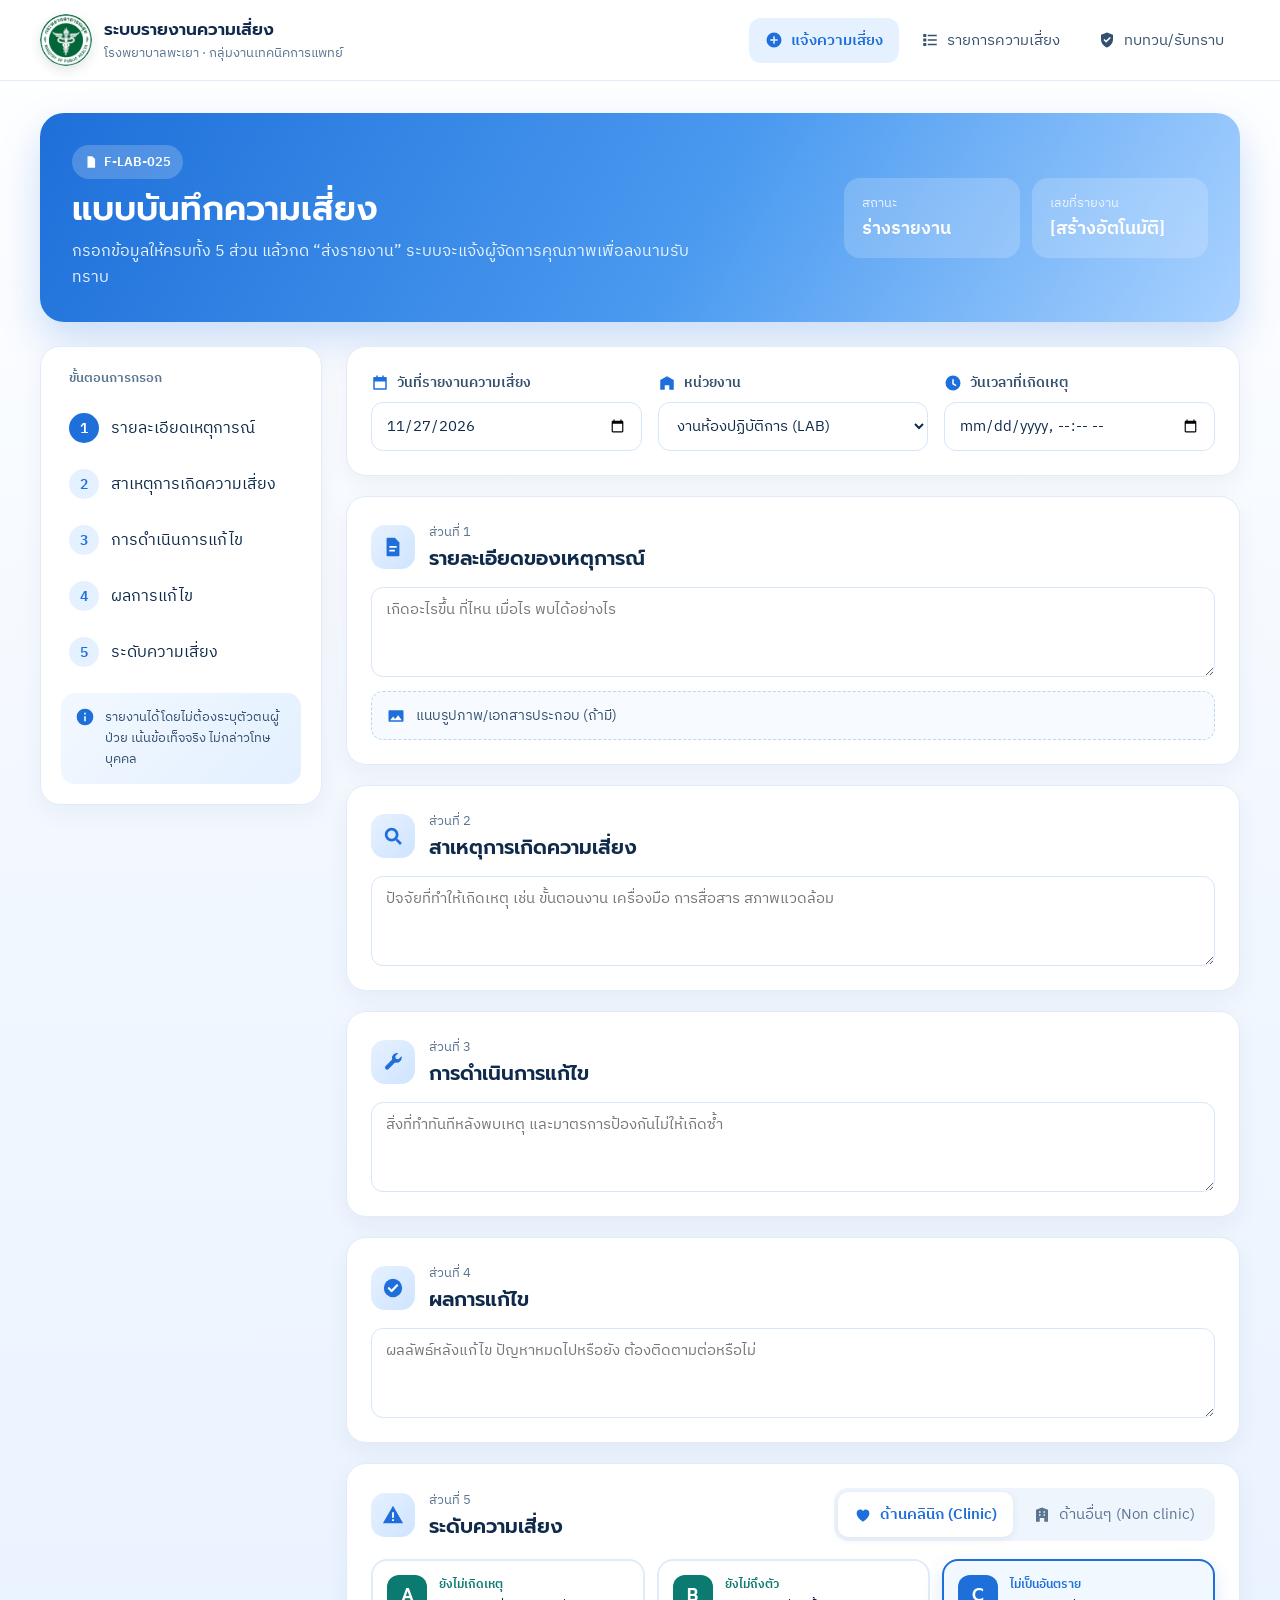
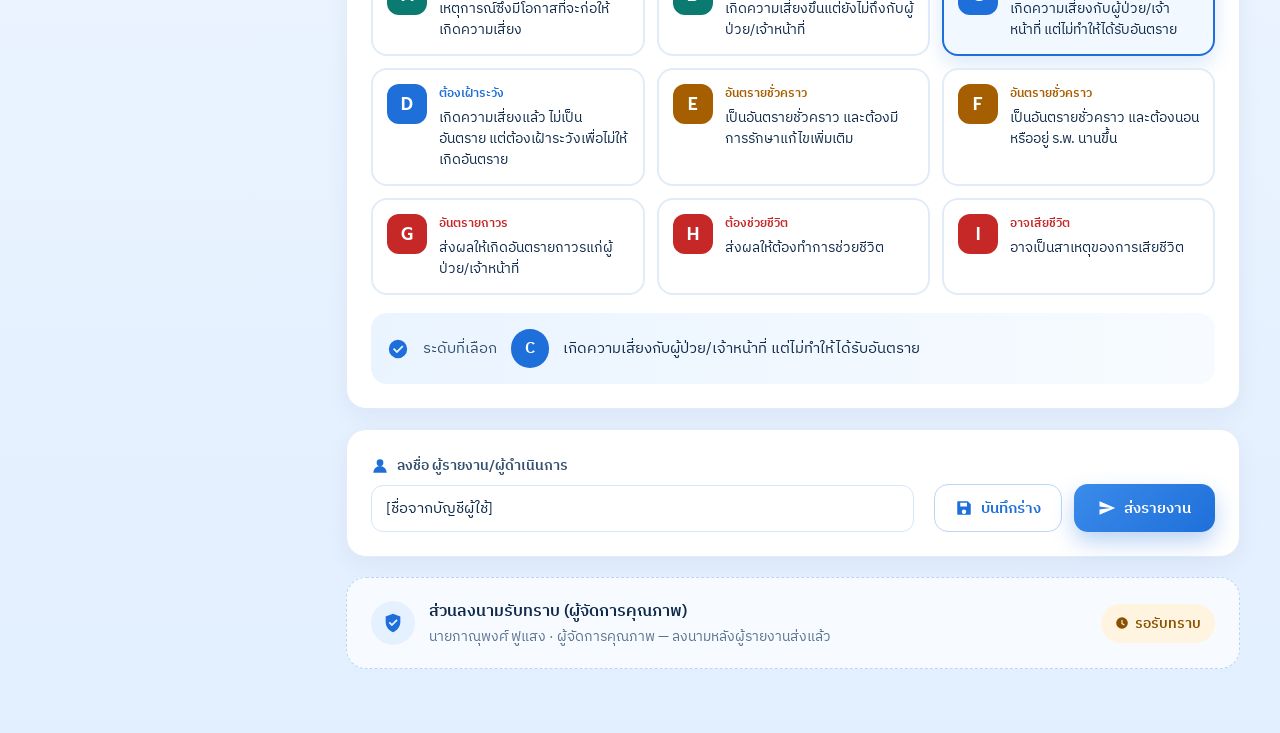
<file: index.html>
<!doctype html>
<html lang="th">
<head>
<meta charset="utf-8">
<meta name="viewport" content="width=device-width, initial-scale=1">
<title>แบบบันทึกความเสี่ยง · ระบบรายงานความเสี่ยง</title>
<link rel="preconnect" href="https://fonts.googleapis.com">
<link rel="preconnect" href="https://fonts.gstatic.com" crossorigin>
<link rel="stylesheet" href="https://fonts.googleapis.com/css2?family=IBM+Plex+Sans+Thai:wght@400;500;600;700&amp;family=Prompt:wght@500;600;700&amp;display=swap">
<link rel="icon" type="image/png" href="assets/favicon.png">
<link rel="stylesheet" href="assets/style.css">
</head>
<body>
<div style="min-height: 100vh; background: linear-gradient(180deg, #FFFFFF 0%, #F1F7FF 40%, #E2EFFF 100%); font-family: 'IBM Plex Sans Thai', sans-serif; color: #0F2A4A">

<header style="background: rgba(255,255,255,0.85); border-bottom: 1px solid #E1ECF8; backdrop-filter: blur(8px)">
<div style="max-width: 1200px; margin: 0 auto; padding: 14px 24px; display: flex; flex-wrap: wrap; align-items: center; justify-content: space-between; gap: 12px">
<div style="display: flex; align-items: center; gap: 12px">
<img src="assets/logo.png" alt="ตราโรงพยาบาลพะเยา กระทรวงสาธารณสุข" width="52" height="52" style="width: 52px; height: 52px; border-radius: 50%; background: #FFFFFF; box-shadow: 0 4px 12px rgba(15,42,74,0.12)">
<div>
<div style="font-family: Prompt, sans-serif; font-weight: 600; font-size: 17px">ระบบรายงานความเสี่ยง</div>
<div style="font-size: 13px; color: #5B7491">โรงพยาบาลพะเยา · กลุ่มงานเทคนิคการแพทย์</div>
</div>
</div>
<nav style="display: flex; flex-wrap: wrap; gap: 6px">
<a href="index.html" style="display: flex; align-items: center; gap: 8px; padding: 10px 16px; border-radius: 12px; background: #E6F1FF; color: #1E6FD9; font-weight: 600; font-size: 15px">
<svg width="18" height="18" viewBox="0 0 24 24" aria-hidden="true"><path fill="currentColor" d="M12 2a10 10 0 1 0 0 20 10 10 0 0 0 0-20zm1 5v4h4v2h-4v4h-2v-4H7v-2h4V7h2z"></path></svg>แจ้งความเสี่ยง</a>
<a href="list.html" style="display: flex; align-items: center; gap: 8px; padding: 10px 16px; border-radius: 12px; color: #33506F; font-size: 15px">
<svg width="18" height="18" viewBox="0 0 24 24" aria-hidden="true"><path fill="currentColor" d="M3 4h4v4H3zm6 1h12v2H9zM3 10h4v4H3zm6 1h12v2H9zm-6 5h4v4H3zm6 1h12v2H9z"></path></svg>รายการความเสี่ยง</a>
<a href="review.html" style="display: flex; align-items: center; gap: 8px; padding: 10px 16px; border-radius: 12px; color: #33506F; font-size: 15px">
<svg width="18" height="18" viewBox="0 0 24 24" aria-hidden="true"><path fill="currentColor" d="M12 2 4 5v6c0 5 3.4 9.4 8 11 4.6-1.6 8-6 8-11V5l-8-3zm-1.2 13.6-3.5-3.5 1.4-1.4 2.1 2.1 4.9-4.9 1.4 1.4-6.3 6.3z"></path></svg>ทบทวน/รับทราบ</a>
</nav>
</div>
</header>

<main style="max-width: 1200px; margin: 0 auto; padding: 32px 24px 64px; display: flex; flex-direction: column; gap: 24px">

<section style="border-radius: 24px; padding: 32px; background: linear-gradient(120deg, #1E6FD9 0%, #4A9AF0 55%, #A9D2FF 100%); color: #FFFFFF; display: flex; flex-wrap: wrap; align-items: center; justify-content: space-between; gap: 20px; box-shadow: 0 18px 40px rgba(30,111,217,0.22)">
<div style="display: flex; flex-direction: column; gap: 8px; max-width: 640px">
<div style="display: inline-flex; align-self: flex-start; align-items: center; gap: 6px; padding: 6px 12px; border-radius: 999px; background: rgba(255,255,255,0.2); font-size: 13px; font-weight: 600">
<svg width="14" height="14" viewBox="0 0 24 24" aria-hidden="true"><path fill="currentColor" d="M6 2h8l5 5v15H6z"></path></svg>F-LAB-025</div>
<h1 style="margin: 0; font-family: Prompt, sans-serif; font-size: 34px; font-weight: 600; line-height: 1.3">แบบบันทึกความเสี่ยง</h1>
<p style="margin: 0; font-size: 16px; line-height: 1.6; color: #EAF4FF">กรอกข้อมูลให้ครบทั้ง 5 ส่วน แล้วกด “ส่งรายงาน” ระบบจะแจ้งผู้จัดการคุณภาพเพื่อลงนามรับทราบ</p>
</div>
<div style="display: flex; gap: 12px; flex-wrap: wrap">
<div style="background: rgba(255,255,255,0.18); border-radius: 16px; padding: 14px 18px; min-width: 140px">
<div style="font-size: 13px; color: #EAF4FF">สถานะ</div>
<div style="font-size: 18px; font-weight: 600">ร่างรายงาน</div>
</div>
<div style="background: rgba(255,255,255,0.18); border-radius: 16px; padding: 14px 18px; min-width: 140px">
<div style="font-size: 13px; color: #EAF4FF">เลขที่รายงาน</div>
<div style="font-size: 18px; font-weight: 600">[สร้างอัตโนมัติ]</div>
</div>
</div>
</section>

<div style="display: flex; flex-wrap: wrap; gap: 24px; align-items: flex-start">

<aside style="flex: 1 1 240px; max-width: 300px; background: #FFFFFF; border: 1px solid #E1ECF8; border-radius: 20px; padding: 20px; display: flex; flex-direction: column; gap: 6px; box-shadow: 0 8px 24px rgba(15,42,74,0.05)">
<div style="font-size: 13px; font-weight: 600; color: #5B7491; padding: 0 8px 8px">ขั้นตอนการกรอก</div>
<a href="#s1" style="display: flex; align-items: center; gap: 12px; padding: 10px 8px; border-radius: 12px; color: #0F2A4A"><span style="width: 30px; height: 30px; border-radius: 50%; background: #1E6FD9; color: #FFFFFF; display: flex; align-items: center; justify-content: center; font-weight: 600; font-size: 14px">1</span>รายละเอียดเหตุการณ์</a>
<a href="#s2" style="display: flex; align-items: center; gap: 12px; padding: 10px 8px; border-radius: 12px; color: #0F2A4A"><span style="width: 30px; height: 30px; border-radius: 50%; background: #E6F1FF; color: #1E6FD9; display: flex; align-items: center; justify-content: center; font-weight: 600; font-size: 14px">2</span>สาเหตุการเกิดความเสี่ยง</a>
<a href="#s3" style="display: flex; align-items: center; gap: 12px; padding: 10px 8px; border-radius: 12px; color: #0F2A4A"><span style="width: 30px; height: 30px; border-radius: 50%; background: #E6F1FF; color: #1E6FD9; display: flex; align-items: center; justify-content: center; font-weight: 600; font-size: 14px">3</span>การดำเนินการแก้ไข</a>
<a href="#s4" style="display: flex; align-items: center; gap: 12px; padding: 10px 8px; border-radius: 12px; color: #0F2A4A"><span style="width: 30px; height: 30px; border-radius: 50%; background: #E6F1FF; color: #1E6FD9; display: flex; align-items: center; justify-content: center; font-weight: 600; font-size: 14px">4</span>ผลการแก้ไข</a>
<a href="#s5" style="display: flex; align-items: center; gap: 12px; padding: 10px 8px; border-radius: 12px; color: #0F2A4A"><span style="width: 30px; height: 30px; border-radius: 50%; background: #E6F1FF; color: #1E6FD9; display: flex; align-items: center; justify-content: center; font-weight: 600; font-size: 14px">5</span>ระดับความเสี่ยง</a>
<div style="margin-top: 10px; padding: 14px; border-radius: 14px; background: linear-gradient(135deg, #F2F8FF, #E3F0FF); font-size: 13px; line-height: 1.6; color: #33506F; display: flex; gap: 10px">
<svg width="20" height="20" viewBox="0 0 24 24" aria-hidden="true" style="flex: none; color: #1E6FD9"><path fill="currentColor" d="M12 2a10 10 0 1 0 0 20 10 10 0 0 0 0-20zm1 15h-2v-6h2v6zm0-8h-2V7h2v2z"></path></svg>
<span>รายงานได้โดยไม่ต้องระบุตัวตนผู้ป่วย เน้นข้อเท็จจริง ไม่กล่าวโทษบุคคล</span>
</div>
</aside>

<form style="flex: 999 1 560px; min-width: 0; display: flex; flex-direction: column; gap: 20px">

<section style="background: #FFFFFF; border: 1px solid #E1ECF8; border-radius: 20px; padding: 24px; box-shadow: 0 8px 24px rgba(15,42,74,0.05); display: grid; grid-template-columns: repeat(auto-fit, minmax(220px, 1fr)); gap: 16px">
<label style="display: flex; flex-direction: column; gap: 8px"><span class="lbl" style="display: flex; align-items: center; gap: 8px"><svg width="18" height="18" viewBox="0 0 24 24" aria-hidden="true" style="color: #1E6FD9"><path fill="currentColor" fill-rule="evenodd" d="M7 2h2v2h6V2h2v2h3a1 1 0 0 1 1 1v15a1 1 0 0 1-1 1H4a1 1 0 0 1-1-1V5a1 1 0 0 1 1-1h3V2zm12 8H5v9h14v-9z"></path></svg>วันที่รายงานความเสี่ยง</span><input class="fld" type="date" value="2026-11-27"></label>
<label style="display: flex; flex-direction: column; gap: 8px"><span class="lbl" style="display: flex; align-items: center; gap: 8px"><svg width="18" height="18" viewBox="0 0 24 24" aria-hidden="true" style="color: #1E6FD9"><path fill="currentColor" d="M3 21V8l9-5 9 5v13h-6v-6H9v6H3z"></path></svg>หน่วยงาน</span><select class="fld"><option>งานห้องปฏิบัติการ (LAB)</option><option>[หน่วยงานอื่น]</option></select></label>
<label style="display: flex; flex-direction: column; gap: 8px"><span class="lbl" style="display: flex; align-items: center; gap: 8px"><svg width="18" height="18" viewBox="0 0 24 24" aria-hidden="true" style="color: #1E6FD9"><path fill="currentColor" d="M12 2a10 10 0 1 0 0 20 10 10 0 0 0 0-20zm1 5v5.4l3.6 2.1-1 1.7L11 13.5V7h2z"></path></svg>วันเวลาที่เกิดเหตุ</span><input class="fld" type="datetime-local"></label>
</section>

<section id="s1" style="background: #FFFFFF; border: 1px solid #E1ECF8; border-radius: 20px; padding: 24px; box-shadow: 0 8px 24px rgba(15,42,74,0.05); display: flex; flex-direction: column; gap: 14px">
<div style="display: flex; align-items: center; gap: 14px">
<div style="width: 44px; height: 44px; border-radius: 14px; background: linear-gradient(135deg, #E6F1FF, #CFE4FF); color: #1E6FD9; display: flex; align-items: center; justify-content: center"><svg width="22" height="22" viewBox="0 0 24 24" aria-hidden="true"><path fill="currentColor" d="M6 2h8l5 5v14a1 1 0 0 1-1 1H6a1 1 0 0 1-1-1V3a1 1 0 0 1 1-1z"></path><path fill="#FFFFFF" d="M8 11h8v1.8H8zm0 4h6v1.8H8z"></path></svg></div>
<div><div style="font-size: 13px; color: #5B7491">ส่วนที่ 1</div><h2 style="margin: 0; font-family: Prompt, sans-serif; font-size: 20px; font-weight: 600">รายละเอียดของเหตุการณ์</h2></div>
</div>
<textarea class="fld" aria-label="รายละเอียดของเหตุการณ์" placeholder="เกิดอะไรขึ้น ที่ไหน เมื่อไร พบได้อย่างไร"></textarea>
<div style="display: flex; align-items: center; gap: 10px; padding: 12px 14px; border: 1.5px dashed #BBD6F5; border-radius: 12px; color: #33506F; font-size: 14px; background: #F7FBFF">
<svg width="20" height="20" viewBox="0 0 24 24" aria-hidden="true" style="color: #1E6FD9"><path fill="currentColor" d="M4 5h16a1 1 0 0 1 1 1v12a1 1 0 0 1-1 1H4a1 1 0 0 1-1-1V6a1 1 0 0 1 1-1zm1 12h14l-4.5-6-3.5 4.5-2.5-3L5 17z"></path></svg>แนบรูปภาพ/เอกสารประกอบ (ถ้ามี)</div>
</section>

<section id="s2" style="background: #FFFFFF; border: 1px solid #E1ECF8; border-radius: 20px; padding: 24px; box-shadow: 0 8px 24px rgba(15,42,74,0.05); display: flex; flex-direction: column; gap: 14px">
<div style="display: flex; align-items: center; gap: 14px">
<div style="width: 44px; height: 44px; border-radius: 14px; background: linear-gradient(135deg, #E6F1FF, #CFE4FF); color: #1E6FD9; display: flex; align-items: center; justify-content: center"><svg width="22" height="22" viewBox="0 0 24 24" aria-hidden="true"><circle cx="10.5" cy="10.5" r="6" fill="none" stroke="currentColor" stroke-width="3"></circle><path fill="currentColor" d="m14.6 16.7 2.1-2.1 5 5-2.1 2.1z"></path></svg></div>
<div><div style="font-size: 13px; color: #5B7491">ส่วนที่ 2</div><h2 style="margin: 0; font-family: Prompt, sans-serif; font-size: 20px; font-weight: 600">สาเหตุการเกิดความเสี่ยง</h2></div>
</div>
<textarea class="fld" aria-label="สาเหตุการเกิดความเสี่ยง" placeholder="ปัจจัยที่ทำให้เกิดเหตุ เช่น ขั้นตอนงาน เครื่องมือ การสื่อสาร สภาพแวดล้อม"></textarea>
</section>

<section id="s3" style="background: #FFFFFF; border: 1px solid #E1ECF8; border-radius: 20px; padding: 24px; box-shadow: 0 8px 24px rgba(15,42,74,0.05); display: flex; flex-direction: column; gap: 14px">
<div style="display: flex; align-items: center; gap: 14px">
<div style="width: 44px; height: 44px; border-radius: 14px; background: linear-gradient(135deg, #E6F1FF, #CFE4FF); color: #1E6FD9; display: flex; align-items: center; justify-content: center"><svg width="22" height="22" viewBox="0 0 24 24" aria-hidden="true"><path fill="currentColor" d="M21.6 7.2a5.6 5.6 0 0 1-7.4 5.3l-7.3 7.3a2.2 2.2 0 0 1-3.1-3.1l7.3-7.3a5.6 5.6 0 0 1 6.7-7.1l-3.3 3.3.6 2.8 2.8.6 3.3-3.3c.3.5.4 1 .4 1.5z"></path></svg></div>
<div><div style="font-size: 13px; color: #5B7491">ส่วนที่ 3</div><h2 style="margin: 0; font-family: Prompt, sans-serif; font-size: 20px; font-weight: 600">การดำเนินการแก้ไข</h2></div>
</div>
<textarea class="fld" aria-label="การดำเนินการแก้ไข" placeholder="สิ่งที่ทำทันทีหลังพบเหตุ และมาตรการป้องกันไม่ให้เกิดซ้ำ"></textarea>
</section>

<section id="s4" style="background: #FFFFFF; border: 1px solid #E1ECF8; border-radius: 20px; padding: 24px; box-shadow: 0 8px 24px rgba(15,42,74,0.05); display: flex; flex-direction: column; gap: 14px">
<div style="display: flex; align-items: center; gap: 14px">
<div style="width: 44px; height: 44px; border-radius: 14px; background: linear-gradient(135deg, #E6F1FF, #CFE4FF); color: #1E6FD9; display: flex; align-items: center; justify-content: center"><svg width="22" height="22" viewBox="0 0 24 24" aria-hidden="true"><circle cx="12" cy="12" r="10" fill="currentColor"></circle><path fill="none" stroke="#FFFFFF" stroke-width="2.4" stroke-linecap="round" stroke-linejoin="round" d="m7.5 12.3 3 3 6-6.2"></path></svg></div>
<div><div style="font-size: 13px; color: #5B7491">ส่วนที่ 4</div><h2 style="margin: 0; font-family: Prompt, sans-serif; font-size: 20px; font-weight: 600">ผลการแก้ไข</h2></div>
</div>
<textarea class="fld" aria-label="ผลการแก้ไข" placeholder="ผลลัพธ์หลังแก้ไข ปัญหาหมดไปหรือยัง ต้องติดตามต่อหรือไม่"></textarea>
</section>

<section id="s5" style="background: #FFFFFF; border: 1px solid #E1ECF8; border-radius: 20px; padding: 24px; box-shadow: 0 8px 24px rgba(15,42,74,0.05); display: flex; flex-direction: column; gap: 18px">
<div style="display: flex; flex-wrap: wrap; align-items: center; justify-content: space-between; gap: 14px">
<div style="display: flex; align-items: center; gap: 14px">
<div style="width: 44px; height: 44px; border-radius: 14px; background: linear-gradient(135deg, #E6F1FF, #CFE4FF); color: #1E6FD9; display: flex; align-items: center; justify-content: center"><svg width="22" height="22" viewBox="0 0 24 24" aria-hidden="true"><path fill="currentColor" d="M12 2 1 21h22L12 2z"></path><path fill="#FFFFFF" d="M11 9h2v6h-2zm0 7.5h2v2h-2z"></path></svg></div>
<div><div style="font-size: 13px; color: #5B7491">ส่วนที่ 5</div><h2 style="margin: 0; font-family: Prompt, sans-serif; font-size: 20px; font-weight: 600">ระดับความเสี่ยง</h2></div>
</div>
<div style="display: flex; gap: 4px; padding: 4px; border-radius: 14px; background: #EEF5FD">
<button type="button" id="tabClinic" style="display: flex; align-items: center; gap: 8px; border: 0; cursor: pointer; font: inherit; font-size: 15px; padding: 10px 16px; border-radius: 10px"><svg width="18" height="18" viewBox="0 0 24 24" aria-hidden="true"><path fill="currentColor" d="M12 21s-8.5-5.2-8.5-11.2A4.8 4.8 0 0 1 12 6.6a4.8 4.8 0 0 1 8.5 3.2C20.5 15.8 12 21 12 21z"></path></svg>ด้านคลินิก (Clinic)</button>
<button type="button" id="tabNon" style="display: flex; align-items: center; gap: 8px; border: 0; cursor: pointer; font: inherit; font-size: 15px; padding: 10px 16px; border-radius: 10px"><svg width="18" height="18" viewBox="0 0 24 24" aria-hidden="true"><path fill="currentColor" d="M4 21V5l8-3 8 3v16h-5v-5H9v5H4zm4-12h2V7H8zm6 0h2V7h-2zm-6 4h2v-2H8zm6 0h2v-2h-2z"></path></svg>ด้านอื่นๆ (Non clinic)</button>
</div>
</div>

<div id="levels" style="display: grid; grid-template-columns: repeat(auto-fill, minmax(240px, 1fr)); gap: 12px"></div>

<div style="display: flex; flex-wrap: wrap; align-items: center; gap: 14px; padding: 16px; border-radius: 16px; background: linear-gradient(90deg, #EAF4FF, #F7FBFF)">
<svg width="22" height="22" viewBox="0 0 24 24" aria-hidden="true" style="color: #1E6FD9"><path fill="currentColor" d="M12 2a10 10 0 1 0 0 20 10 10 0 0 0 0-20zm-1.2 14.6-4.3-4.3 1.4-1.4 2.9 2.9 5.7-5.7 1.4 1.4-7.1 7.1z"></path></svg>
<span style="font-size: 15px; color: #33506F">ระดับที่เลือก</span>
<span style="padding: 6px 14px; border-radius: 999px; color: #FFFFFF; font-weight: 600" id="selCode"></span>
<span style="font-size: 15px; flex: 1 1 300px" id="selDesc"></span>
</div>
</section>

<section style="background: #FFFFFF; border: 1px solid #E1ECF8; border-radius: 20px; padding: 24px; box-shadow: 0 8px 24px rgba(15,42,74,0.05); display: flex; flex-wrap: wrap; gap: 20px; align-items: flex-end">
<label style="flex: 1 1 280px; display: flex; flex-direction: column; gap: 8px"><span class="lbl" style="display: flex; align-items: center; gap: 8px"><svg width="18" height="18" viewBox="0 0 24 24" aria-hidden="true" style="color: #1E6FD9"><circle cx="12" cy="7.5" r="4.5" fill="currentColor"></circle><path fill="currentColor" d="M3 21a9 9 0 0 1 18 0z"></path></svg>ลงชื่อ ผู้รายงาน/ผู้ดำเนินการ</span><input class="fld" type="text" value="[ชื่อจากบัญชีผู้ใช้]"></label>
<div style="display: flex; gap: 12px; flex-wrap: wrap">
<button type="button" style="display: flex; align-items: center; gap: 8px; min-height: 48px; padding: 0 20px; border-radius: 14px; border: 1.5px solid #BBD6F5; background: #FFFFFF; color: #1E6FD9; font: inherit; font-weight: 600; font-size: 15px; cursor: pointer"><svg width="18" height="18" viewBox="0 0 24 24" aria-hidden="true"><path fill="currentColor" d="M4 3h13l4 4v13a1 1 0 0 1-1 1H4a1 1 0 0 1-1-1V4a1 1 0 0 1 1-1zm3 2v5h9V5H7zm5 9a3 3 0 1 0 0 6 3 3 0 0 0 0-6z"></path></svg>บันทึกร่าง</button>
<a href="list.html" style="display: flex; align-items: center; gap: 8px; min-height: 48px; padding: 0 24px; border-radius: 14px; background: linear-gradient(135deg, #3B8BEB, #1E6FD9); color: #FFFFFF; font-weight: 600; font-size: 15px; box-shadow: 0 10px 22px rgba(30,111,217,0.3)"><svg width="18" height="18" viewBox="0 0 24 24" aria-hidden="true"><path fill="currentColor" d="M2 21 23 12 2 3v7l15 2-15 2z"></path></svg>ส่งรายงาน</a>
</div>
</section>

<section style="border-radius: 20px; padding: 20px 24px; background: rgba(255,255,255,0.7); border: 1.5px dashed #BBD6F5; display: flex; flex-wrap: wrap; align-items: center; justify-content: space-between; gap: 16px">
<div style="display: flex; align-items: center; gap: 14px">
<div style="width: 44px; height: 44px; border-radius: 50%; background: #E6F1FF; color: #1E6FD9; display: flex; align-items: center; justify-content: center"><svg width="22" height="22" viewBox="0 0 24 24" aria-hidden="true"><path fill="currentColor" d="M12 2 4 5v6c0 5 3.4 9.4 8 11 4.6-1.6 8-6 8-11V5l-8-3zm-1.2 13.6-3.5-3.5 1.4-1.4 2.1 2.1 4.9-4.9 1.4 1.4-6.3 6.3z"></path></svg></div>
<div><div style="font-weight: 600">ส่วนลงนามรับทราบ (ผู้จัดการคุณภาพ)</div><div style="font-size: 14px; color: #5B7491">นายภาณุพงศ์ ฟูแสง · ผู้จัดการคุณภาพ — ลงนามหลังผู้รายงานส่งแล้ว</div></div>
</div>
<span style="display: inline-flex; align-items: center; gap: 6px; padding: 8px 14px; border-radius: 999px; background: #FFF4E0; color: #8A4F00; font-size: 14px; font-weight: 600"><svg width="14" height="14" viewBox="0 0 24 24" aria-hidden="true"><path fill="currentColor" d="M12 2a10 10 0 1 0 0 20 10 10 0 0 0 0-20zm1 5v5.4l3.6 2.1-1 1.7L11 13.5V7h2z"></path></svg>รอรับทราบ</span>
</section>

</form>
</div>
</main>
</div>
<script src="assets/main.js"></script>
</body>
</html>
</file>
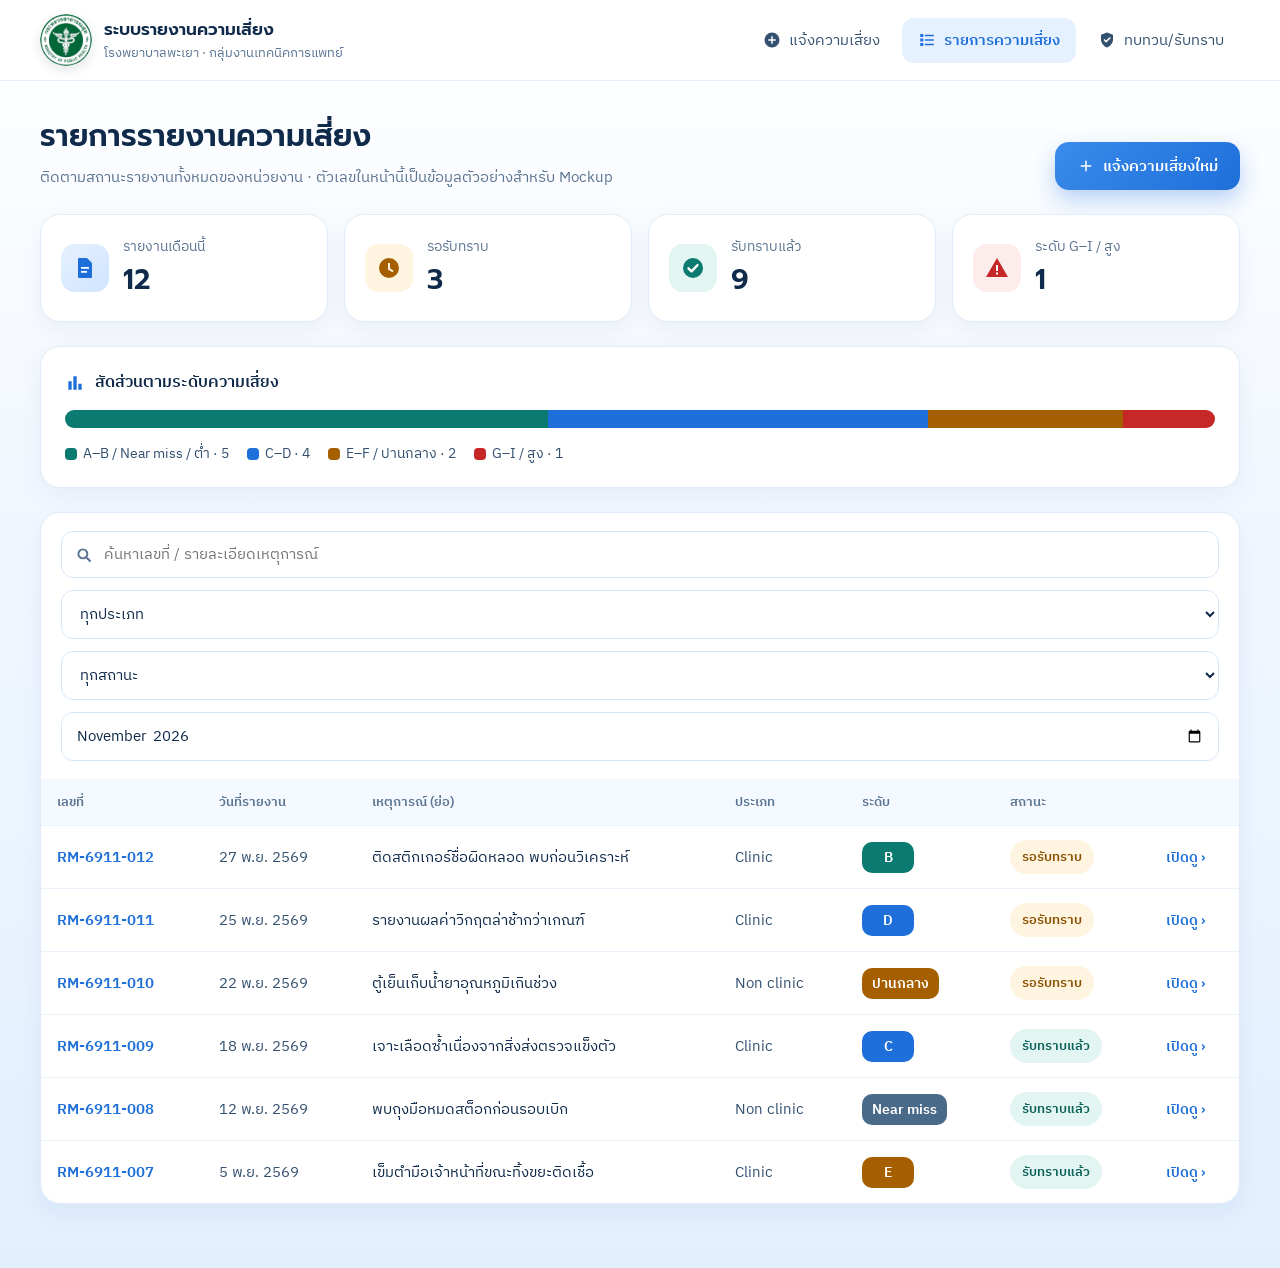
<file: list.html>
<!doctype html>
<html lang="th">
<head>
<meta charset="utf-8">
<meta name="viewport" content="width=device-width, initial-scale=1">
<title>รายการความเสี่ยง · ระบบรายงานความเสี่ยง</title>
<link rel="preconnect" href="https://fonts.googleapis.com">
<link rel="preconnect" href="https://fonts.gstatic.com" crossorigin>
<link rel="stylesheet" href="https://fonts.googleapis.com/css2?family=IBM+Plex+Sans+Thai:wght@400;500;600;700&amp;family=Prompt:wght@500;600;700&amp;display=swap">
<link rel="icon" type="image/png" href="assets/favicon.png">
<link rel="stylesheet" href="assets/style.css">
</head>
<body>
<div style="min-height: 100vh; background: linear-gradient(180deg, #FFFFFF 0%, #F1F7FF 40%, #E2EFFF 100%); font-family: 'IBM Plex Sans Thai', sans-serif; color: #0F2A4A">

<header style="background: rgba(255,255,255,0.85); border-bottom: 1px solid #E1ECF8">
<div style="max-width: 1200px; margin: 0 auto; padding: 14px 24px; display: flex; flex-wrap: wrap; align-items: center; justify-content: space-between; gap: 12px">
<div style="display: flex; align-items: center; gap: 12px">
<img src="assets/logo.png" alt="ตราโรงพยาบาลพะเยา กระทรวงสาธารณสุข" width="52" height="52" style="width: 52px; height: 52px; border-radius: 50%; background: #FFFFFF; box-shadow: 0 4px 12px rgba(15,42,74,0.12)">
<div>
<div style="font-family: Prompt, sans-serif; font-weight: 600; font-size: 17px">ระบบรายงานความเสี่ยง</div>
<div style="font-size: 13px; color: #5B7491">โรงพยาบาลพะเยา · กลุ่มงานเทคนิคการแพทย์</div>
</div>
</div>
<nav style="display: flex; flex-wrap: wrap; gap: 6px">
<a href="index.html" style="display: flex; align-items: center; gap: 8px; padding: 10px 16px; border-radius: 12px; color: #33506F; font-size: 15px">
<svg width="18" height="18" viewBox="0 0 24 24" aria-hidden="true"><path fill="currentColor" d="M12 2a10 10 0 1 0 0 20 10 10 0 0 0 0-20zm1 5v4h4v2h-4v4h-2v-4H7v-2h4V7h2z"></path></svg>แจ้งความเสี่ยง</a>
<a href="list.html" style="display: flex; align-items: center; gap: 8px; padding: 10px 16px; border-radius: 12px; background: #E6F1FF; color: #1E6FD9; font-weight: 600; font-size: 15px">
<svg width="18" height="18" viewBox="0 0 24 24" aria-hidden="true"><path fill="currentColor" d="M3 4h4v4H3zm6 1h12v2H9zM3 10h4v4H3zm6 1h12v2H9zm-6 5h4v4H3zm6 1h12v2H9z"></path></svg>รายการความเสี่ยง</a>
<a href="review.html" style="display: flex; align-items: center; gap: 8px; padding: 10px 16px; border-radius: 12px; color: #33506F; font-size: 15px">
<svg width="18" height="18" viewBox="0 0 24 24" aria-hidden="true"><path fill="currentColor" d="M12 2 4 5v6c0 5 3.4 9.4 8 11 4.6-1.6 8-6 8-11V5l-8-3zm-1.2 13.6-3.5-3.5 1.4-1.4 2.1 2.1 4.9-4.9 1.4 1.4-6.3 6.3z"></path></svg>ทบทวน/รับทราบ</a>
</nav>
</div>
</header>

<main style="max-width: 1200px; margin: 0 auto; padding: 32px 24px 64px; display: flex; flex-direction: column; gap: 24px">

<div style="display: flex; flex-wrap: wrap; align-items: flex-end; justify-content: space-between; gap: 16px">
<div>
<h1 style="margin: 0; font-family: Prompt, sans-serif; font-size: 30px; font-weight: 600">รายการรายงานความเสี่ยง</h1>
<p style="margin: 6px 0 0; color: #5B7491; font-size: 15px">ติดตามสถานะรายงานทั้งหมดของหน่วยงาน · ตัวเลขในหน้านี้เป็นข้อมูลตัวอย่างสำหรับ Mockup</p>
</div>
<a href="index.html" style="display: flex; align-items: center; gap: 8px; min-height: 48px; padding: 0 22px; border-radius: 14px; background: linear-gradient(135deg, #3B8BEB, #1E6FD9); color: #FFFFFF; font-weight: 600; font-size: 15px; box-shadow: 0 10px 22px rgba(30,111,217,0.3)"><svg width="18" height="18" viewBox="0 0 24 24" aria-hidden="true"><path fill="currentColor" d="M11 5h2v6h6v2h-6v6h-2v-6H5v-2h6z"></path></svg>แจ้งความเสี่ยงใหม่</a>
</div>

<section style="display: grid; grid-template-columns: repeat(auto-fit, minmax(220px, 1fr)); gap: 16px">
<div style="background: #FFFFFF; border: 1px solid #E1ECF8; border-radius: 20px; padding: 20px; display: flex; gap: 14px; align-items: center; box-shadow: 0 8px 24px rgba(15,42,74,0.05)">
<div style="width: 48px; height: 48px; border-radius: 14px; background: linear-gradient(135deg, #E6F1FF, #CFE4FF); color: #1E6FD9; display: flex; align-items: center; justify-content: center"><svg width="24" height="24" viewBox="0 0 24 24" aria-hidden="true"><path fill="currentColor" d="M6 2h8l5 5v14a1 1 0 0 1-1 1H6a1 1 0 0 1-1-1V3a1 1 0 0 1 1-1z"></path><path fill="#FFFFFF" d="M8 11h8v1.8H8zm0 4h6v1.8H8z"></path></svg></div>
<div><div style="font-size: 14px; color: #5B7491">รายงานเดือนนี้</div><div style="font-family: Prompt, sans-serif; font-size: 28px; font-weight: 600">12</div></div>
</div>
<div style="background: #FFFFFF; border: 1px solid #E1ECF8; border-radius: 20px; padding: 20px; display: flex; gap: 14px; align-items: center; box-shadow: 0 8px 24px rgba(15,42,74,0.05)">
<div style="width: 48px; height: 48px; border-radius: 14px; background: #FFF4E0; color: #A65F00; display: flex; align-items: center; justify-content: center"><svg width="24" height="24" viewBox="0 0 24 24" aria-hidden="true"><path fill="currentColor" d="M12 2a10 10 0 1 0 0 20 10 10 0 0 0 0-20zm1 5v5.4l3.6 2.1-1 1.7L11 13.5V7h2z"></path></svg></div>
<div><div style="font-size: 14px; color: #5B7491">รอรับทราบ</div><div style="font-family: Prompt, sans-serif; font-size: 28px; font-weight: 600">3</div></div>
</div>
<div style="background: #FFFFFF; border: 1px solid #E1ECF8; border-radius: 20px; padding: 20px; display: flex; gap: 14px; align-items: center; box-shadow: 0 8px 24px rgba(15,42,74,0.05)">
<div style="width: 48px; height: 48px; border-radius: 14px; background: #E3F5F2; color: #0B7A70; display: flex; align-items: center; justify-content: center"><svg width="24" height="24" viewBox="0 0 24 24" aria-hidden="true"><circle cx="12" cy="12" r="10" fill="currentColor"></circle><path fill="none" stroke="#FFFFFF" stroke-width="2.4" stroke-linecap="round" stroke-linejoin="round" d="m7.5 12.3 3 3 6-6.2"></path></svg></div>
<div><div style="font-size: 14px; color: #5B7491">รับทราบแล้ว</div><div style="font-family: Prompt, sans-serif; font-size: 28px; font-weight: 600">9</div></div>
</div>
<div style="background: #FFFFFF; border: 1px solid #E1ECF8; border-radius: 20px; padding: 20px; display: flex; gap: 14px; align-items: center; box-shadow: 0 8px 24px rgba(15,42,74,0.05)">
<div style="width: 48px; height: 48px; border-radius: 14px; background: #FDECEC; color: #C62828; display: flex; align-items: center; justify-content: center"><svg width="24" height="24" viewBox="0 0 24 24" aria-hidden="true"><path fill="currentColor" d="M12 2 1 21h22L12 2z"></path><path fill="#FFFFFF" d="M11 9h2v6h-2zm0 7.5h2v2h-2z"></path></svg></div>
<div><div style="font-size: 14px; color: #5B7491">ระดับ G–I / สูง</div><div style="font-family: Prompt, sans-serif; font-size: 28px; font-weight: 600">1</div></div>
</div>
</section>

<section style="background: #FFFFFF; border: 1px solid #E1ECF8; border-radius: 20px; padding: 22px 24px; box-shadow: 0 8px 24px rgba(15,42,74,0.05); display: flex; flex-direction: column; gap: 14px">
<div style="display: flex; align-items: center; gap: 10px; font-weight: 600"><svg width="20" height="20" viewBox="0 0 24 24" aria-hidden="true" style="color: #1E6FD9"><path fill="currentColor" d="M4 20V10h4v10H4zm6 0V4h4v16h-4zm6 0v-7h4v7h-4z"></path></svg>สัดส่วนตามระดับความเสี่ยง</div>
<div style="display: flex; height: 18px; border-radius: 999px; overflow: hidden; background: #EEF5FD">
<div style="width: 42%; background: #0B7A70"></div>
<div style="width: 33%; background: #1E6FD9"></div>
<div style="width: 17%; background: #A65F00"></div>
<div style="width: 8%; background: #C62828"></div>
</div>
<div style="display: flex; flex-wrap: wrap; gap: 18px; font-size: 14px; color: #33506F">
<span style="display: flex; align-items: center; gap: 6px"><span style="width: 12px; height: 12px; border-radius: 4px; background: #0B7A70"></span>A–B / Near miss / ต่ำ · 5</span>
<span style="display: flex; align-items: center; gap: 6px"><span style="width: 12px; height: 12px; border-radius: 4px; background: #1E6FD9"></span>C–D · 4</span>
<span style="display: flex; align-items: center; gap: 6px"><span style="width: 12px; height: 12px; border-radius: 4px; background: #A65F00"></span>E–F / ปานกลาง · 2</span>
<span style="display: flex; align-items: center; gap: 6px"><span style="width: 12px; height: 12px; border-radius: 4px; background: #C62828"></span>G–I / สูง · 1</span>
</div>
</section>

<section style="background: #FFFFFF; border: 1px solid #E1ECF8; border-radius: 20px; box-shadow: 0 8px 24px rgba(15,42,74,0.05); overflow: hidden">
<div style="padding: 18px 20px; display: flex; flex-wrap: wrap; gap: 12px; align-items: center">
<label style="flex: 1 1 260px; position: relative; display: flex; align-items: center">
<svg width="18" height="18" viewBox="0 0 24 24" aria-hidden="true" style="position: absolute; left: 14px; color: #5B7491"><circle cx="10.5" cy="10.5" r="6" fill="none" stroke="currentColor" stroke-width="2.6"></circle><path fill="currentColor" d="m14.6 16.7 2.1-2.1 5 5-2.1 2.1z"></path></svg>
<input class="fld" type="search" aria-label="ค้นหารายงาน" placeholder="ค้นหาเลขที่ / รายละเอียดเหตุการณ์" style="width: 100%; padding-left: 42px">
</label>
<select class="fld" aria-label="ประเภท"><option>ทุกประเภท</option><option>Clinic</option><option>Non clinic</option></select>
<select class="fld" aria-label="สถานะ"><option>ทุกสถานะ</option><option>รอรับทราบ</option><option>รับทราบแล้ว</option></select>
<input class="fld" type="month" aria-label="เดือน" value="2026-11">
</div>
<div style="overflow-x: auto">
<table style="width: 100%; border-collapse: collapse; min-width: 820px">
<thead><tr><th>เลขที่</th><th>วันที่รายงาน</th><th>เหตุการณ์ (ย่อ)</th><th>ประเภท</th><th>ระดับ</th><th>สถานะ</th><th></th></tr></thead>
<tbody id="rows"></tbody>
</table>
</div>
</section>

</main>
</div>
<script src="assets/list.js"></script>
</body>
</html>
</file>
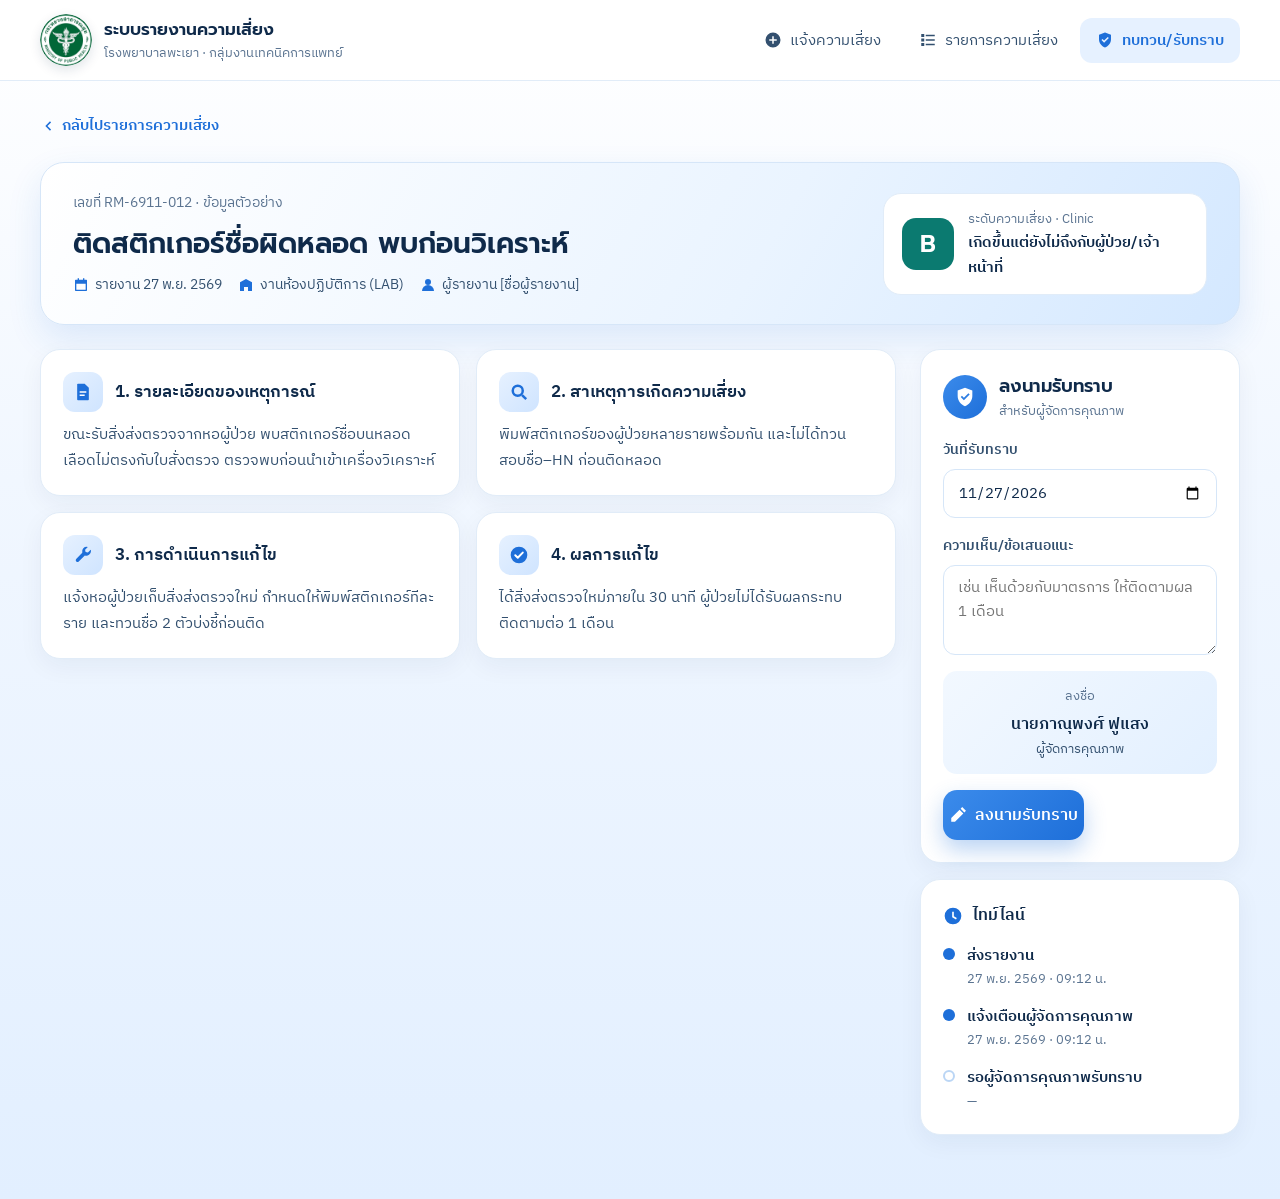
<file: review.html>
<!doctype html>
<html lang="th">
<head>
<meta charset="utf-8">
<meta name="viewport" content="width=device-width, initial-scale=1">
<title>ทบทวนและลงนามรับทราบ · ระบบรายงานความเสี่ยง</title>
<link rel="preconnect" href="https://fonts.googleapis.com">
<link rel="preconnect" href="https://fonts.gstatic.com" crossorigin>
<link rel="stylesheet" href="https://fonts.googleapis.com/css2?family=IBM+Plex+Sans+Thai:wght@400;500;600;700&amp;family=Prompt:wght@500;600;700&amp;display=swap">
<link rel="icon" type="image/png" href="assets/favicon.png">
<link rel="stylesheet" href="assets/style.css">
</head>
<body>
<div style="min-height: 100vh; background: linear-gradient(180deg, #FFFFFF 0%, #F1F7FF 40%, #E2EFFF 100%); font-family: 'IBM Plex Sans Thai', sans-serif; color: #0F2A4A">

<header style="background: rgba(255,255,255,0.85); border-bottom: 1px solid #E1ECF8">
<div style="max-width: 1200px; margin: 0 auto; padding: 14px 24px; display: flex; flex-wrap: wrap; align-items: center; justify-content: space-between; gap: 12px">
<div style="display: flex; align-items: center; gap: 12px">
<img src="assets/logo.png" alt="ตราโรงพยาบาลพะเยา กระทรวงสาธารณสุข" width="52" height="52" style="width: 52px; height: 52px; border-radius: 50%; background: #FFFFFF; box-shadow: 0 4px 12px rgba(15,42,74,0.12)">
<div>
<div style="font-family: Prompt, sans-serif; font-weight: 600; font-size: 17px">ระบบรายงานความเสี่ยง</div>
<div style="font-size: 13px; color: #5B7491">โรงพยาบาลพะเยา · กลุ่มงานเทคนิคการแพทย์</div>
</div>
</div>
<nav style="display: flex; flex-wrap: wrap; gap: 6px">
<a href="index.html" style="display: flex; align-items: center; gap: 8px; padding: 10px 16px; border-radius: 12px; color: #33506F; font-size: 15px">
<svg width="18" height="18" viewBox="0 0 24 24" aria-hidden="true"><path fill="currentColor" d="M12 2a10 10 0 1 0 0 20 10 10 0 0 0 0-20zm1 5v4h4v2h-4v4h-2v-4H7v-2h4V7h2z"></path></svg>แจ้งความเสี่ยง</a>
<a href="list.html" style="display: flex; align-items: center; gap: 8px; padding: 10px 16px; border-radius: 12px; color: #33506F; font-size: 15px">
<svg width="18" height="18" viewBox="0 0 24 24" aria-hidden="true"><path fill="currentColor" d="M3 4h4v4H3zm6 1h12v2H9zM3 10h4v4H3zm6 1h12v2H9zm-6 5h4v4H3zm6 1h12v2H9z"></path></svg>รายการความเสี่ยง</a>
<a href="review.html" style="display: flex; align-items: center; gap: 8px; padding: 10px 16px; border-radius: 12px; background: #E6F1FF; color: #1E6FD9; font-weight: 600; font-size: 15px">
<svg width="18" height="18" viewBox="0 0 24 24" aria-hidden="true"><path fill="currentColor" d="M12 2 4 5v6c0 5 3.4 9.4 8 11 4.6-1.6 8-6 8-11V5l-8-3zm-1.2 13.6-3.5-3.5 1.4-1.4 2.1 2.1 4.9-4.9 1.4 1.4-6.3 6.3z"></path></svg>ทบทวน/รับทราบ</a>
</nav>
</div>
</header>

<main style="max-width: 1200px; margin: 0 auto; padding: 32px 24px 64px; display: flex; flex-direction: column; gap: 24px">

<a href="list.html" style="display: inline-flex; align-self: flex-start; align-items: center; gap: 6px; font-size: 15px; font-weight: 600"><svg width="16" height="16" viewBox="0 0 24 24" aria-hidden="true"><path fill="currentColor" d="m15 5-7 7 7 7 1.6-1.6-5.4-5.4 5.4-5.4z"></path></svg>กลับไปรายการความเสี่ยง</a>

<section style="border-radius: 24px; padding: 28px 32px; background: linear-gradient(120deg, #FFFFFF 0%, #EAF4FF 60%, #D4E8FF 100%); border: 1px solid #D6E6F8; display: flex; flex-wrap: wrap; align-items: center; justify-content: space-between; gap: 20px; box-shadow: 0 14px 34px rgba(30,111,217,0.12)">
<div style="display: flex; flex-direction: column; gap: 8px">
<div style="font-size: 14px; color: #5B7491">เลขที่ RM-6911-012 · ข้อมูลตัวอย่าง</div>
<h1 style="margin: 0; font-family: Prompt, sans-serif; font-size: 28px; font-weight: 600">ติดสติกเกอร์ชื่อผิดหลอด พบก่อนวิเคราะห์</h1>
<div style="display: flex; flex-wrap: wrap; gap: 16px; font-size: 14px; color: #33506F">
<span style="display: flex; align-items: center; gap: 6px"><svg width="16" height="16" viewBox="0 0 24 24" aria-hidden="true" style="color: #1E6FD9"><path fill="currentColor" fill-rule="evenodd" d="M7 2h2v2h6V2h2v2h3a1 1 0 0 1 1 1v15a1 1 0 0 1-1 1H4a1 1 0 0 1-1-1V5a1 1 0 0 1 1-1h3V2zm12 8H5v9h14v-9z"></path></svg>รายงาน 27 พ.ย. 2569</span>
<span style="display: flex; align-items: center; gap: 6px"><svg width="16" height="16" viewBox="0 0 24 24" aria-hidden="true" style="color: #1E6FD9"><path fill="currentColor" d="M3 21V8l9-5 9 5v13h-6v-6H9v6H3z"></path></svg>งานห้องปฏิบัติการ (LAB)</span>
<span style="display: flex; align-items: center; gap: 6px"><svg width="16" height="16" viewBox="0 0 24 24" aria-hidden="true" style="color: #1E6FD9"><circle cx="12" cy="7.5" r="4.5" fill="currentColor"></circle><path fill="currentColor" d="M3 21a9 9 0 0 1 18 0z"></path></svg>ผู้รายงาน [ชื่อผู้รายงาน]</span>
</div>
</div>
<div style="display: flex; align-items: center; gap: 14px; background: #FFFFFF; border-radius: 18px; padding: 14px 18px; border: 1px solid #E1ECF8">
<span style="width: 52px; height: 52px; border-radius: 14px; background: #0B7A70; color: #FFFFFF; font-family: Prompt, sans-serif; font-weight: 600; font-size: 24px; display: flex; align-items: center; justify-content: center">B</span>
<div><div style="font-size: 13px; color: #5B7491">ระดับความเสี่ยง · Clinic</div><div style="font-size: 15px; font-weight: 600; max-width: 220px">เกิดขึ้นแต่ยังไม่ถึงกับผู้ป่วย/เจ้าหน้าที่</div></div>
</div>
</section>

<div style="display: flex; flex-wrap: wrap; gap: 24px; align-items: flex-start">

<div style="flex: 999 1 560px; min-width: 0; display: grid; grid-template-columns: repeat(auto-fit, minmax(280px, 1fr)); gap: 16px">
<section style="background: #FFFFFF; border: 1px solid #E1ECF8; border-radius: 20px; padding: 22px; display: flex; flex-direction: column; gap: 10px; box-shadow: 0 8px 24px rgba(15,42,74,0.05)">
<div style="display: flex; align-items: center; gap: 12px"><div style="width: 40px; height: 40px; border-radius: 12px; background: linear-gradient(135deg, #E6F1FF, #CFE4FF); color: #1E6FD9; display: flex; align-items: center; justify-content: center"><svg width="20" height="20" viewBox="0 0 24 24" aria-hidden="true"><path fill="currentColor" d="M6 2h8l5 5v14a1 1 0 0 1-1 1H6a1 1 0 0 1-1-1V3a1 1 0 0 1 1-1z"></path><path fill="#FFFFFF" d="M8 11h8v1.8H8zm0 4h6v1.8H8z"></path></svg></div><h2 style="margin: 0; font-size: 17px; font-weight: 600">1. รายละเอียดของเหตุการณ์</h2></div>
<p style="margin: 0; font-size: 15px; line-height: 1.7; color: #33506F">ขณะรับสิ่งส่งตรวจจากหอผู้ป่วย พบสติกเกอร์ชื่อบนหลอดเลือดไม่ตรงกับใบสั่งตรวจ ตรวจพบก่อนนำเข้าเครื่องวิเคราะห์</p>
</section>
<section style="background: #FFFFFF; border: 1px solid #E1ECF8; border-radius: 20px; padding: 22px; display: flex; flex-direction: column; gap: 10px; box-shadow: 0 8px 24px rgba(15,42,74,0.05)">
<div style="display: flex; align-items: center; gap: 12px"><div style="width: 40px; height: 40px; border-radius: 12px; background: linear-gradient(135deg, #E6F1FF, #CFE4FF); color: #1E6FD9; display: flex; align-items: center; justify-content: center"><svg width="20" height="20" viewBox="0 0 24 24" aria-hidden="true"><circle cx="10.5" cy="10.5" r="6" fill="none" stroke="currentColor" stroke-width="3"></circle><path fill="currentColor" d="m14.6 16.7 2.1-2.1 5 5-2.1 2.1z"></path></svg></div><h2 style="margin: 0; font-size: 17px; font-weight: 600">2. สาเหตุการเกิดความเสี่ยง</h2></div>
<p style="margin: 0; font-size: 15px; line-height: 1.7; color: #33506F">พิมพ์สติกเกอร์ของผู้ป่วยหลายรายพร้อมกัน และไม่ได้ทวนสอบชื่อ–HN ก่อนติดหลอด</p>
</section>
<section style="background: #FFFFFF; border: 1px solid #E1ECF8; border-radius: 20px; padding: 22px; display: flex; flex-direction: column; gap: 10px; box-shadow: 0 8px 24px rgba(15,42,74,0.05)">
<div style="display: flex; align-items: center; gap: 12px"><div style="width: 40px; height: 40px; border-radius: 12px; background: linear-gradient(135deg, #E6F1FF, #CFE4FF); color: #1E6FD9; display: flex; align-items: center; justify-content: center"><svg width="20" height="20" viewBox="0 0 24 24" aria-hidden="true"><path fill="currentColor" d="M21.6 7.2a5.6 5.6 0 0 1-7.4 5.3l-7.3 7.3a2.2 2.2 0 0 1-3.1-3.1l7.3-7.3a5.6 5.6 0 0 1 6.7-7.1l-3.3 3.3.6 2.8 2.8.6 3.3-3.3c.3.5.4 1 .4 1.5z"></path></svg></div><h2 style="margin: 0; font-size: 17px; font-weight: 600">3. การดำเนินการแก้ไข</h2></div>
<p style="margin: 0; font-size: 15px; line-height: 1.7; color: #33506F">แจ้งหอผู้ป่วยเก็บสิ่งส่งตรวจใหม่ กำหนดให้พิมพ์สติกเกอร์ทีละราย และทวนชื่อ 2 ตัวบ่งชี้ก่อนติด</p>
</section>
<section style="background: #FFFFFF; border: 1px solid #E1ECF8; border-radius: 20px; padding: 22px; display: flex; flex-direction: column; gap: 10px; box-shadow: 0 8px 24px rgba(15,42,74,0.05)">
<div style="display: flex; align-items: center; gap: 12px"><div style="width: 40px; height: 40px; border-radius: 12px; background: linear-gradient(135deg, #E6F1FF, #CFE4FF); color: #1E6FD9; display: flex; align-items: center; justify-content: center"><svg width="20" height="20" viewBox="0 0 24 24" aria-hidden="true"><circle cx="12" cy="12" r="10" fill="currentColor"></circle><path fill="none" stroke="#FFFFFF" stroke-width="2.4" stroke-linecap="round" stroke-linejoin="round" d="m7.5 12.3 3 3 6-6.2"></path></svg></div><h2 style="margin: 0; font-size: 17px; font-weight: 600">4. ผลการแก้ไข</h2></div>
<p style="margin: 0; font-size: 15px; line-height: 1.7; color: #33506F">ได้สิ่งส่งตรวจใหม่ภายใน 30 นาที ผู้ป่วยไม่ได้รับผลกระทบ ติดตามต่อ 1 เดือน</p>
</section>
</div>

<aside style="flex: 1 1 320px; max-width: 380px; display: flex; flex-direction: column; gap: 16px">
<section style="background: #FFFFFF; border: 1px solid #E1ECF8; border-radius: 20px; padding: 22px; box-shadow: 0 8px 24px rgba(15,42,74,0.05); display: flex; flex-direction: column; gap: 16px">
<div style="display: flex; align-items: center; gap: 12px">
<div style="width: 44px; height: 44px; border-radius: 50%; background: linear-gradient(135deg, #3B8BEB, #1E6FD9); color: #FFFFFF; display: flex; align-items: center; justify-content: center"><svg width="22" height="22" viewBox="0 0 24 24" aria-hidden="true"><path fill="currentColor" d="M12 2 4 5v6c0 5 3.4 9.4 8 11 4.6-1.6 8-6 8-11V5l-8-3zm-1.2 13.6-3.5-3.5 1.4-1.4 2.1 2.1 4.9-4.9 1.4 1.4-6.3 6.3z"></path></svg></div>
<div><h2 style="margin: 0; font-family: Prompt, sans-serif; font-size: 18px; font-weight: 600">ลงนามรับทราบ</h2><div style="font-size: 13px; color: #5B7491">สำหรับผู้จัดการคุณภาพ</div></div>
</div>
<label style="display: flex; flex-direction: column; gap: 8px"><span class="lbl">วันที่รับทราบ</span><input class="fld" type="date" value="2026-11-27"></label>
<label style="display: flex; flex-direction: column; gap: 8px"><span class="lbl">ความเห็น/ข้อเสนอแนะ</span><textarea class="fld" placeholder="เช่น เห็นด้วยกับมาตรการ ให้ติดตามผล 1 เดือน"></textarea></label>
<div style="border-radius: 14px; padding: 14px; background: linear-gradient(135deg, #F2F8FF, #E3F0FF); text-align: center">
<div style="font-size: 13px; color: #5B7491">ลงชื่อ</div>
<div style="font-size: 16px; font-weight: 600; margin-top: 4px">นายภาณุพงศ์ ฟูแสง</div>
<div style="font-size: 13px; color: #33506F">ผู้จัดการคุณภาพ</div>
</div>
<div id="signBtnWrap">
<button type="button" id="signBtn" style="display: flex; align-items: center; justify-content: center; gap: 8px; min-height: 50px; border: 0; border-radius: 14px; background: linear-gradient(135deg, #3B8BEB, #1E6FD9); color: #FFFFFF; font: inherit; font-weight: 600; font-size: 16px; cursor: pointer; box-shadow: 0 10px 22px rgba(30,111,217,0.3)"><svg width="18" height="18" viewBox="0 0 24 24" aria-hidden="true"><path fill="currentColor" d="m14.1 4.9 5 5L8 21H3v-5L14.1 4.9zm1.4-1.4 2.1-2.1 5 5-2.1 2.1-5-5z"></path></svg>ลงนามรับทราบ</button>
</div>
<div id="signedWrap" hidden>
<div style="display: flex; align-items: center; justify-content: center; gap: 8px; min-height: 50px; border-radius: 14px; background: #E3F5F2; color: #0B6158; font-weight: 600; font-size: 16px"><svg width="20" height="20" viewBox="0 0 24 24" aria-hidden="true"><circle cx="12" cy="12" r="10" fill="currentColor"></circle><path fill="none" stroke="#FFFFFF" stroke-width="2.4" stroke-linecap="round" stroke-linejoin="round" d="m7.5 12.3 3 3 6-6.2"></path></svg>รับทราบแล้ว · 27 พ.ย. 2569</div>
</div>
</section>

<section style="background: #FFFFFF; border: 1px solid #E1ECF8; border-radius: 20px; padding: 22px; box-shadow: 0 8px 24px rgba(15,42,74,0.05); display: flex; flex-direction: column; gap: 14px">
<div style="display: flex; align-items: center; gap: 10px; font-weight: 600"><svg width="20" height="20" viewBox="0 0 24 24" aria-hidden="true" style="color: #1E6FD9"><path fill="currentColor" d="M12 2a10 10 0 1 0 0 20 10 10 0 0 0 0-20zm1 5v5.4l3.6 2.1-1 1.7L11 13.5V7h2z"></path></svg>ไทม์ไลน์</div>
<div style="display: flex; gap: 12px"><span style="width: 12px; height: 12px; margin-top: 5px; border-radius: 50%; background: #1E6FD9; flex: none"></span><div><div style="font-size: 15px; font-weight: 600">ส่งรายงาน</div><div style="font-size: 13px; color: #5B7491">27 พ.ย. 2569 · 09:12 น.</div></div></div>
<div style="display: flex; gap: 12px"><span style="width: 12px; height: 12px; margin-top: 5px; border-radius: 50%; background: #1E6FD9; flex: none"></span><div><div style="font-size: 15px; font-weight: 600">แจ้งเตือนผู้จัดการคุณภาพ</div><div style="font-size: 13px; color: #5B7491">27 พ.ย. 2569 · 09:12 น.</div></div></div>
<div style="display: flex; gap: 12px"><span style="width: 12px; height: 12px; margin-top: 5px; border-radius: 50%; flex: none; background: #FFFFFF; border: 2px solid #BBD6F5; box-sizing: border-box" id="dot"></span><div><div style="font-size: 15px; font-weight: 600" id="lastStep">รอผู้จัดการคุณภาพรับทราบ</div><div style="font-size: 13px; color: #5B7491" id="lastWhen">—</div></div></div>
</section>
</aside>

</div>
</main>
</div>
<script src="assets/review.js"></script>
</body>
</html>
</file>
<file: assets/style.css>
/* index.html */
body{margin:0}
a{color:#1E6FD9;text-decoration:none}a:hover{color:#124C9E}
.fld{width:100%;box-sizing:border-box;border:1.5px solid #D6E6F8;border-radius:12px;padding:12px 14px;font:inherit;font-size:15px;color:#0F2A4A;background:#FFFFFF;outline:none}
.fld:focus{border-color:#1E6FD9;box-shadow:0 0 0 4px rgba(30,111,217,.12)}
textarea.fld{min-height:110px;resize:vertical;line-height:1.6}
.lbl{font-size:14px;font-weight:600;color:#33506F}
/* list.html */
.fld{box-sizing:border-box;border:1.5px solid #D6E6F8;border-radius:12px;padding:10px 14px;font:inherit;font-size:15px;color:#0F2A4A;background:#FFFFFF;outline:none}
th{font-size:13px;font-weight:600;color:#5B7491;text-align:left;padding:12px 16px;background:#F4F9FF}
td{padding:14px 16px;border-top:1px solid #EAF2FB;font-size:15px;vertical-align:middle}
/* review.html */
textarea.fld{min-height:90px;resize:vertical;line-height:1.6}
</file>
